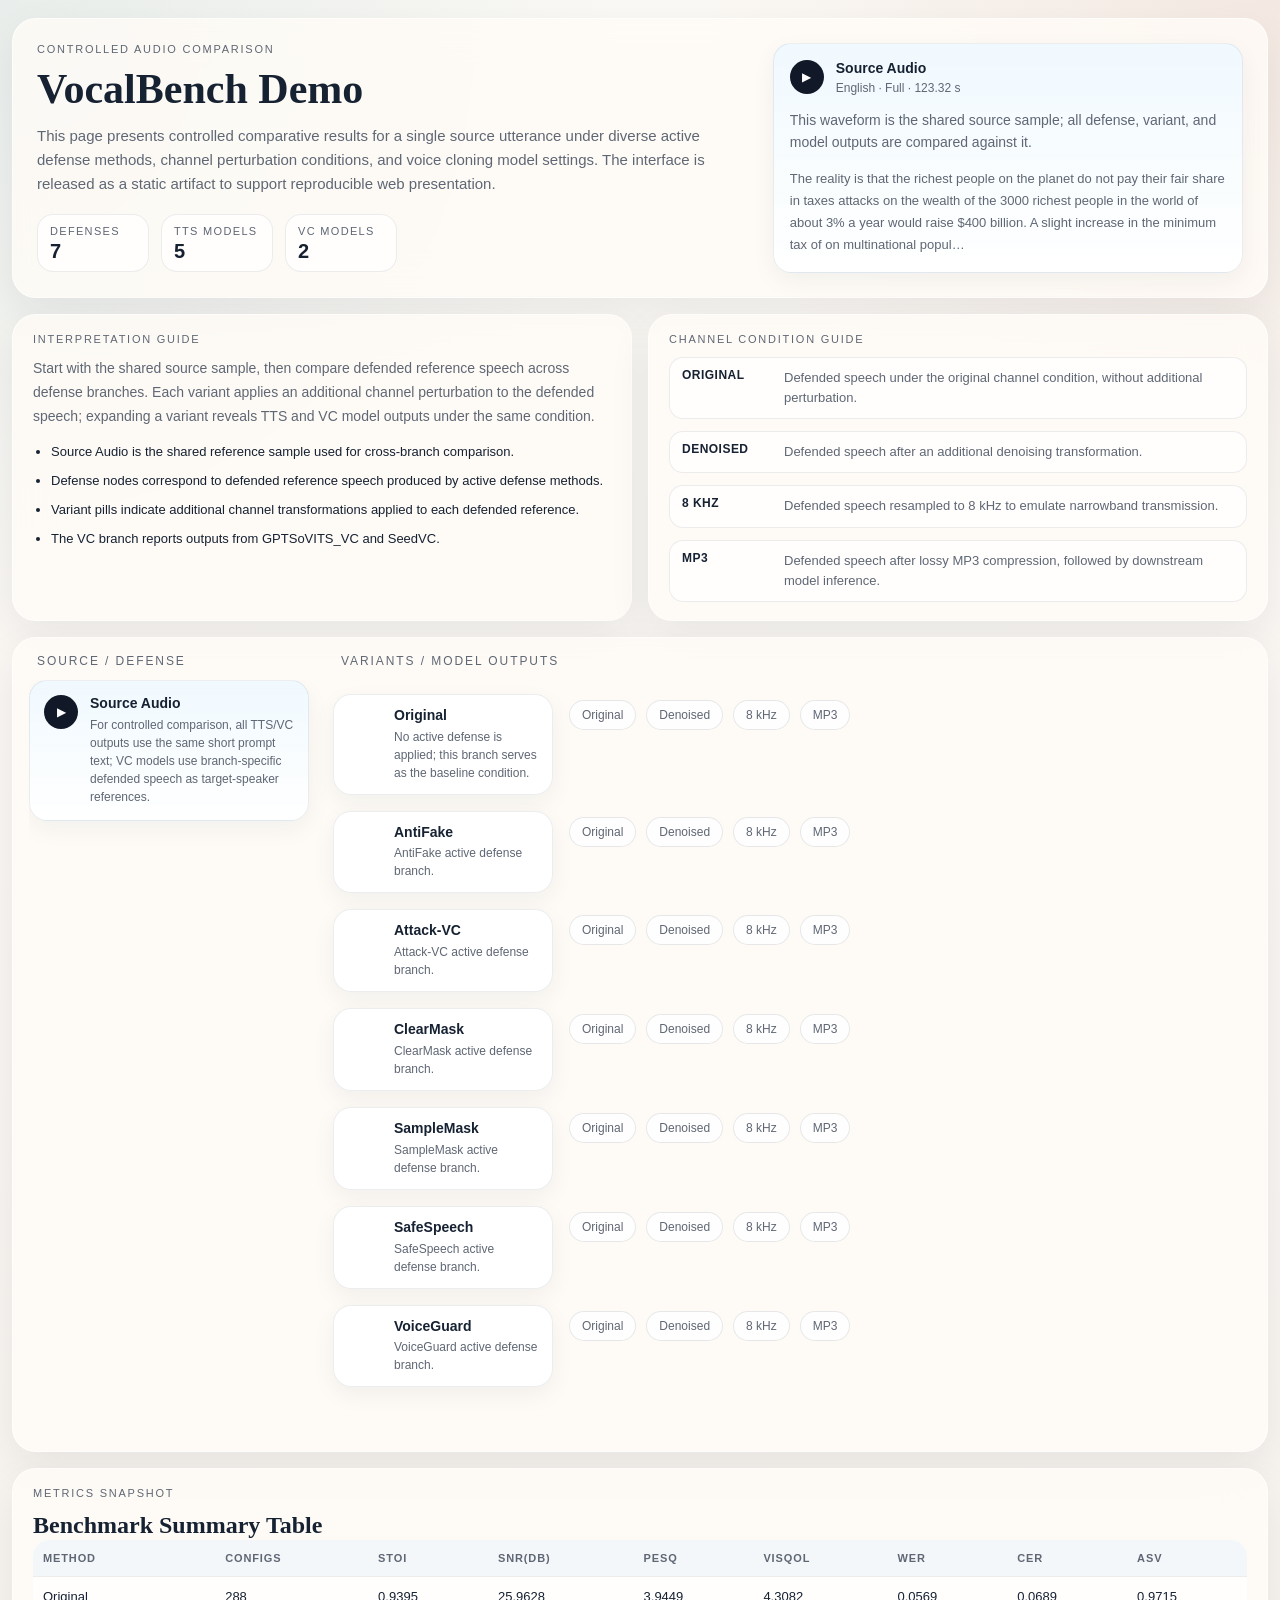
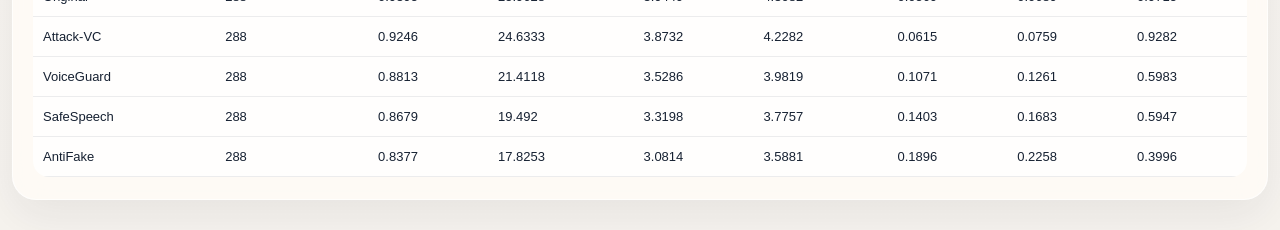
<file: index.html>
<!doctype html>
<html lang="en">
  <head>
    <meta charset="utf-8" />
    <meta name="viewport" content="width=device-width, initial-scale=1" />
    <title>VocalBench Demo</title>
    <link rel="stylesheet" href="./static/styles.css" />
  </head>
  <body data-pipeline-url="./demo_assets/pipeline.json" data-summary-url="./demo_assets/results_summary.json">
    <div id="app" class="page">
      <div class="loading-shell">Loading benchmark interface...</div>
    </div>
    <script type="module" src="./static/app.js"></script>
  </body>
</html>
</file>
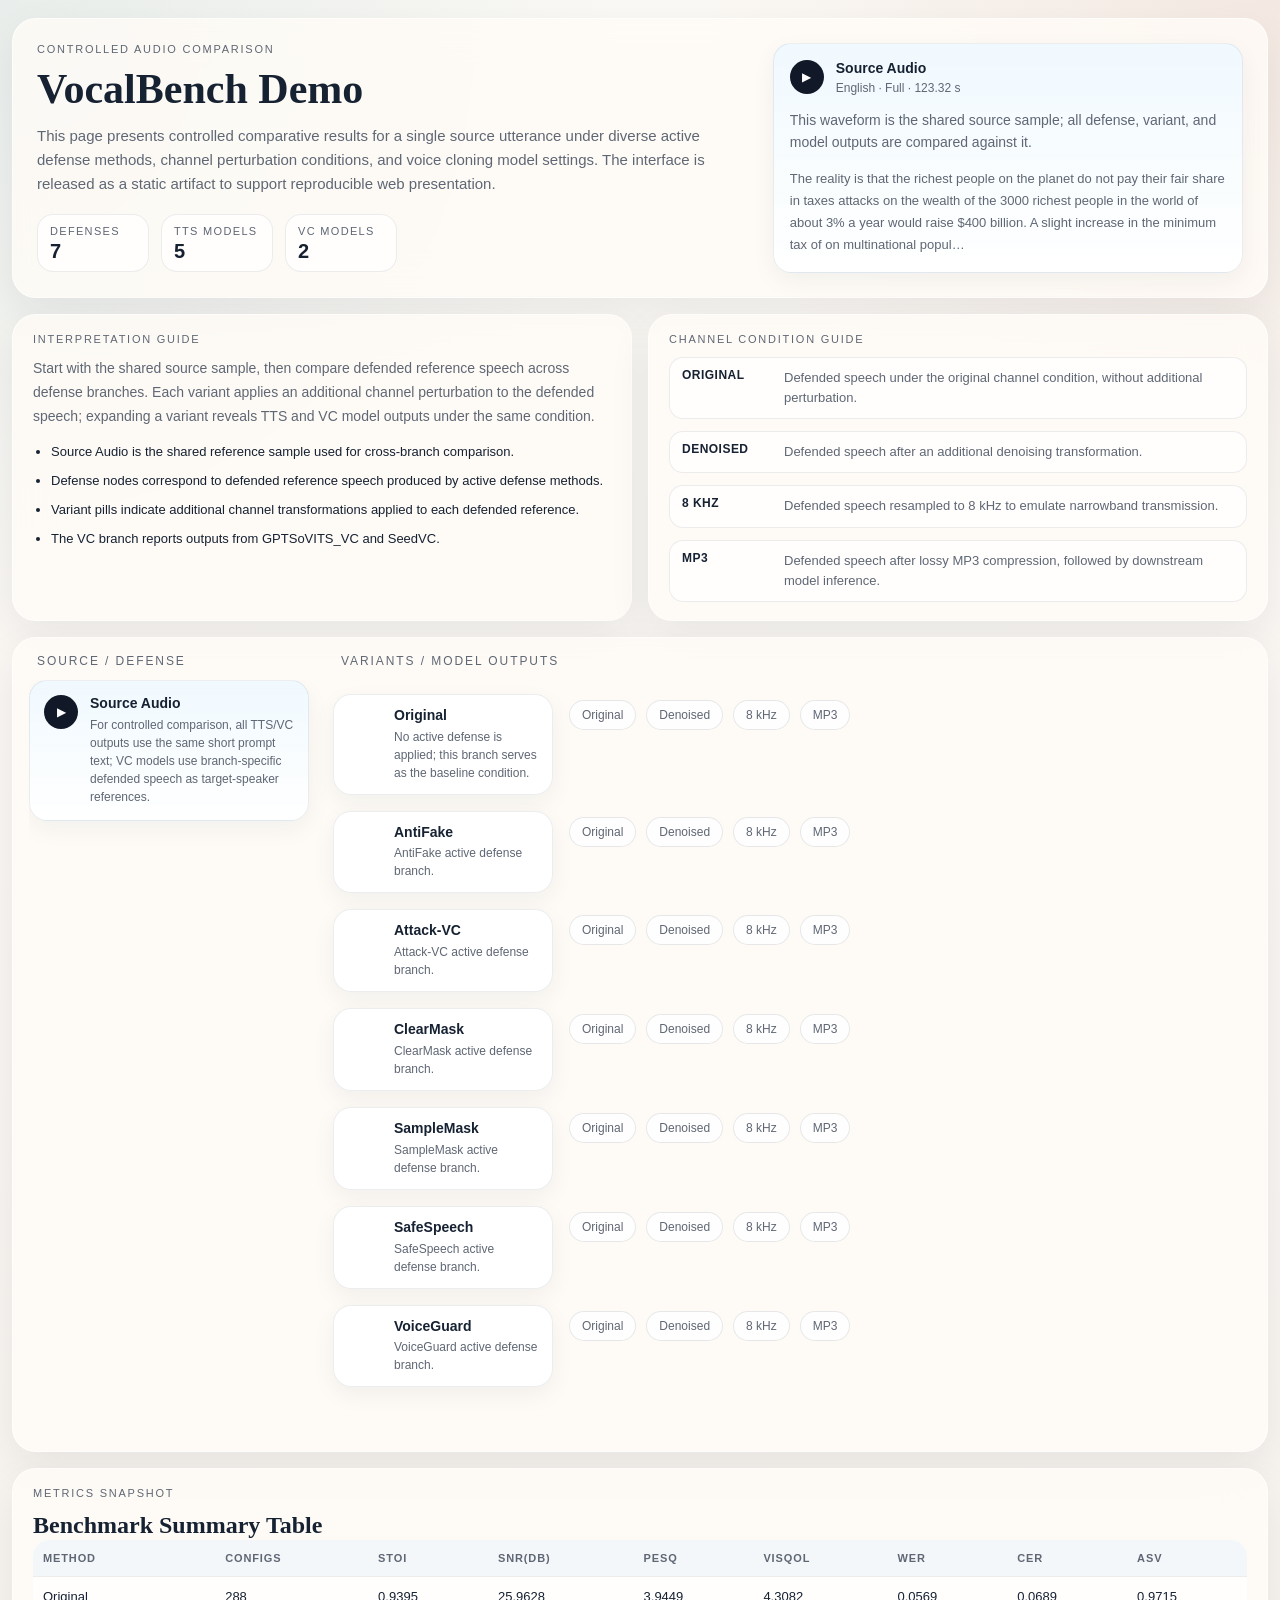
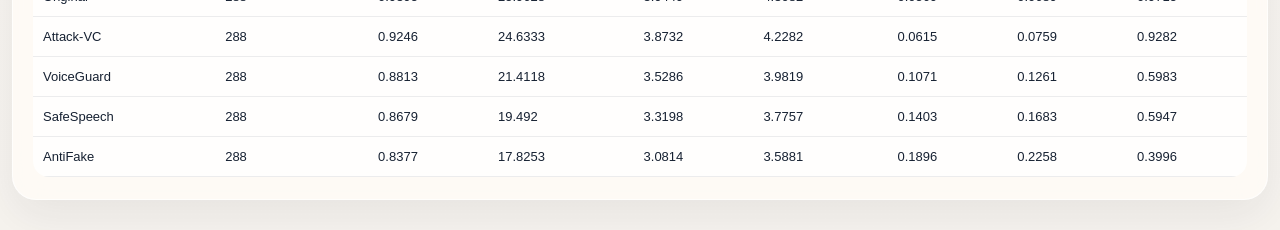
<file: static/index.html>
<!doctype html>
<html lang="en">
  <head>
    <meta charset="utf-8" />
    <meta name="viewport" content="width=device-width, initial-scale=1" />
    <title>VocalBench Demo</title>
    <base href="../" />
    <link rel="stylesheet" href="./static/styles.css" />
  </head>
  <body data-pipeline-url="./demo_assets/pipeline.json" data-summary-url="./demo_assets/results_summary.json">
    <div id="app" class="page">
      <div class="loading-shell">Loading benchmark interface...</div>
    </div>
    <script type="module" src="./static/app.js"></script>
  </body>
</html>
</file>
<file: static/styles.css>
:root {
  --bg: #f6f3ee;
  --card: rgba(255, 255, 255, 0.92);
  --card-strong: rgba(255, 255, 255, 0.98);
  --ink: #162132;
  --muted: #5f6774;
  --accent: #b75a38;
  --accent-2: #0f6c78;
  --line: rgba(22, 33, 50, 0.12);
  --shadow: 0 16px 44px rgba(22, 33, 50, 0.07);
}

* {
  box-sizing: border-box;
}

body {
  margin: 0;
  min-height: 100vh;
  color: var(--ink);
  font-family: "Avenir Next", "PingFang SC", "Noto Sans SC", sans-serif;
  background:
    radial-gradient(circle at top left, rgba(15, 108, 120, 0.08), transparent 28%),
    radial-gradient(circle at top right, rgba(183, 90, 56, 0.1), transparent 26%),
    linear-gradient(180deg, #fbf9f5 0%, var(--bg) 100%);
}

.page {
  width: min(1600px, calc(100vw - 24px));
  margin: 0 auto;
  padding: 18px 0 30px;
}

.hero,
.info-card,
.tree-panel {
  border: 1px solid rgba(255, 255, 255, 0.62);
  border-radius: 24px;
  background: rgba(255, 252, 247, 0.8);
  backdrop-filter: blur(18px);
  box-shadow: var(--shadow);
  overflow: visible;
}

.hero {
  display: grid;
  grid-template-columns: minmax(0, 1.45fr) minmax(280px, 0.95fr);
  gap: 18px;
  padding: 24px;
}

h1 {
  margin: 0;
  font-family: "Iowan Old Style", "Palatino Linotype", "Songti SC", serif;
  font-size: clamp(28px, 3.6vw, 42px);
  line-height: 1.08;
}

.loading-shell {
  padding: 60px 12px;
  color: var(--muted);
}

.eyebrow {
  margin-bottom: 12px;
  color: var(--muted);
  text-transform: uppercase;
  letter-spacing: 0.16em;
  font-size: 11px;
}

.hero-copy,
.info-copy,
.sample-note,
.sample-transcript,
.source-note,
.defense-note,
.popover-note,
.legend-desc,
.leaf-kind {
  color: var(--muted);
}

.hero-copy {
  margin: 12px 0 0;
  max-width: 720px;
  font-size: 15px;
  line-height: 1.6;
}

.stat-row {
  display: flex;
  flex-wrap: wrap;
  gap: 12px;
  margin-top: 18px;
}

.stat-chip {
  min-width: 112px;
  padding: 10px 12px;
  border-radius: 16px;
  border: 1px solid rgba(22, 33, 50, 0.08);
  background: rgba(255, 255, 255, 0.72);
}

.stat-chip span {
  display: block;
  font-size: 11px;
  color: var(--muted);
  text-transform: uppercase;
  letter-spacing: 0.12em;
}

.stat-chip strong {
  display: block;
  margin-top: 4px;
  font-size: 20px;
  line-height: 1;
}

.sample-card {
  border-radius: 18px;
  border: 1px solid rgba(22, 33, 50, 0.08);
  background: linear-gradient(180deg, rgba(240, 249, 255, 0.98), rgba(255, 255, 255, 0.96));
  box-shadow: 0 8px 24px rgba(22, 33, 50, 0.05);
  padding: 16px;
}

.sample-head,
.source-head,
.defense-head {
  display: flex;
  align-items: flex-start;
  gap: 12px;
}

.sample-title,
.source-title,
.defense-name {
  font-weight: 700;
  font-size: 14px;
  line-height: 1.2;
}

.sample-meta {
  margin-top: 4px;
  font-size: 12px;
  color: var(--muted);
}

.sample-note {
  margin: 14px 0 0;
  font-size: 14px;
  line-height: 1.6;
}

.sample-transcript {
  margin: 14px 0 0;
  font-size: 13px;
  line-height: 1.7;
}

.info-grid {
  display: grid;
  grid-template-columns: repeat(2, minmax(0, 1fr));
  gap: 16px;
  margin-top: 16px;
}

.info-card {
  padding: 18px 20px;
}

.info-copy {
  margin: 0;
  font-size: 14px;
  line-height: 1.7;
}

.point-list {
  margin: 14px 0 0;
  padding-left: 18px;
  display: grid;
  gap: 8px;
  font-size: 13px;
  line-height: 1.6;
}

.legend-list {
  display: grid;
  gap: 12px;
}

.legend-item {
  display: grid;
  grid-template-columns: 88px 1fr;
  gap: 14px;
  padding: 10px 12px;
  border-radius: 14px;
  background: rgba(255, 255, 255, 0.74);
  border: 1px solid rgba(22, 33, 50, 0.08);
}

.legend-term {
  font-size: 12px;
  font-weight: 700;
  letter-spacing: 0.04em;
  text-transform: uppercase;
}

.legend-desc {
  font-size: 13px;
  line-height: 1.55;
}

.tree-panel {
  margin-top: 16px;
  padding: 16px 16px 24px;
}

.summary-panel {
  margin-top: 16px;
  padding: 18px 20px 22px;
  border: 1px solid rgba(255, 255, 255, 0.62);
  border-radius: 24px;
  background: rgba(255, 252, 247, 0.82);
  backdrop-filter: blur(18px);
  box-shadow: var(--shadow);
}

.summary-head {
  display: flex;
  justify-content: space-between;
  gap: 16px;
  align-items: flex-start;
  flex-wrap: wrap;
}

.summary-title {
  margin: 0;
  font-family: "Iowan Old Style", "Palatino Linotype", "Songti SC", serif;
  font-size: 24px;
  line-height: 1.2;
}

.summary-meta {
  display: flex;
  gap: 12px;
  flex-wrap: wrap;
}

.summary-note {
  margin: 14px 0 16px;
  color: var(--muted);
  font-size: 14px;
  line-height: 1.6;
}

.summary-scroll {
  overflow-x: auto;
}

.summary-table {
  width: 100%;
  min-width: 980px;
  border-collapse: collapse;
  font-size: 13px;
  background: rgba(255, 255, 255, 0.72);
  border-radius: 16px;
  overflow: hidden;
}

.summary-table th,
.summary-table td {
  padding: 12px 10px;
  border-bottom: 1px solid rgba(22, 33, 50, 0.08);
  text-align: left;
}

.summary-table th {
  position: sticky;
  top: 0;
  background: rgba(244, 247, 250, 0.96);
  color: var(--muted);
  text-transform: uppercase;
  letter-spacing: 0.08em;
  font-size: 11px;
}

.summary-table tbody tr:hover {
  background: rgba(15, 108, 120, 0.06);
}

.stage-head {
  display: grid;
  grid-template-columns: 280px 1fr;
  gap: 24px;
  margin-bottom: 12px;
  padding: 0 8px;
  color: var(--muted);
  text-transform: uppercase;
  letter-spacing: 0.16em;
  font-size: 12px;
}

.pipeline-root {
  position: relative;
  overflow-x: auto;
  overflow-y: visible;
}

.pipeline-tree {
  position: relative;
  min-width: 1360px;
  min-height: auto;
}

.tree-svg {
  position: absolute;
  inset: 0;
  width: 100%;
  height: 100%;
  pointer-events: none;
}

.tree-path {
  fill: none;
  stroke: rgba(22, 33, 50, 0.2);
  stroke-linecap: round;
  transition: stroke 180ms ease, opacity 180ms ease;
}

.tree-path.trunk {
  stroke-width: 2.4;
  stroke: rgba(22, 33, 50, 0.34);
}

.tree-path.branch {
  stroke-width: 1.8;
}

.tree-path.is-active {
  stroke: rgba(15, 108, 120, 0.72);
  opacity: 1;
}

.tree-path.is-inactive {
  opacity: 0.14;
}

.pipeline-grid {
  position: relative;
  z-index: 1;
  display: grid;
  grid-template-columns: 280px 1fr;
  gap: 24px;
  min-height: auto;
}

.source-column {
  display: flex;
  align-items: flex-start;
  justify-content: flex-start;
  min-height: auto;
}

.source-card,
.defense-card,
.variant-popover {
  border-radius: 18px;
  border: 1px solid rgba(22, 33, 50, 0.08);
  background: var(--card-strong);
  box-shadow: 0 8px 24px rgba(22, 33, 50, 0.05);
}

.source-card {
  width: 100%;
  padding: 14px;
  background: linear-gradient(180deg, rgba(240, 249, 255, 0.98), rgba(255, 255, 255, 0.96));
}

.play-orb {
  width: 34px;
  height: 34px;
  border: none;
  border-radius: 999px;
  background: #111827;
  color: #fff;
  cursor: pointer;
  font-size: 12px;
  line-height: 1;
  flex: 0 0 auto;
  display: inline-flex;
  align-items: center;
  justify-content: center;
  transition: transform 160ms ease, background 160ms ease, opacity 160ms ease;
}

.play-orb:hover {
  transform: translateY(-1px);
}

.play-orb.playing {
  background: var(--accent);
}

.play-orb:disabled {
  background: #cbd5e1;
  cursor: not-allowed;
}

.branch-list {
  display: flex;
  flex-direction: column;
  gap: 16px;
  padding: 14px 0 40px;
}

.branch-row {
  display: grid;
  grid-template-columns: 220px 1fr;
  gap: 16px;
  align-items: start;
  min-height: 66px;
  transition: transform 180ms ease, opacity 180ms ease, filter 180ms ease, padding-bottom 180ms ease;
  transform-origin: left center;
}

.branch-row.is-active {
  transform: scale(1.02);
  z-index: 2;
  padding-bottom: 280px;
}

.branch-row.is-inactive {
  opacity: 0.32;
  filter: saturate(0.7);
}

.defense-card {
  padding: 12px 14px;
}

.defense-note,
.source-note {
  margin-top: 4px;
  font-size: 12px;
  line-height: 1.5;
}

.defense-card .play-orb {
  opacity: 0;
  pointer-events: none;
  transform: scale(0.82);
}

.branch-row.is-active .defense-card .play-orb {
  opacity: 1;
  pointer-events: auto;
  transform: scale(1);
}

.variant-rail {
  display: flex;
  align-items: center;
  gap: 10px;
  flex-wrap: wrap;
  position: relative;
  padding-top: 6px;
}

.variant-pill-wrap {
  position: relative;
}

.variant-pill {
  border: 1px solid rgba(22, 33, 50, 0.1);
  background: rgba(255, 255, 255, 0.82);
  color: var(--muted);
  padding: 7px 12px;
  border-radius: 999px;
  font: inherit;
  font-size: 12px;
  cursor: pointer;
  transition: transform 160ms ease, border-color 160ms ease, color 160ms ease, background 160ms ease, opacity 160ms ease;
}

.variant-pill-wrap.is-active .variant-pill {
  background: rgba(255, 255, 255, 0.98);
  color: var(--ink);
  border-color: rgba(183, 90, 56, 0.32);
}

.variant-popover {
  position: absolute;
  left: 0;
  top: calc(100% + 10px);
  width: 560px;
  padding: 14px;
  opacity: 0;
  pointer-events: none;
  transform: translateY(8px);
  transition: opacity 180ms ease, transform 180ms ease;
  z-index: 20;
}

.branch-row:last-child .variant-popover,
.branch-row:nth-last-child(2) .variant-popover {
  top: auto;
  bottom: calc(100% + 10px);
  transform: translateY(-8px);
}

.variant-pill-wrap.is-active .variant-popover {
  opacity: 1;
  pointer-events: auto;
  transform: translateY(0);
}

.popover-head {
  display: flex;
  align-items: center;
  justify-content: space-between;
  gap: 12px;
  padding-bottom: 12px;
  border-bottom: 1px solid rgba(22, 33, 50, 0.08);
}

.popover-title {
  font-size: 15px;
  font-weight: 700;
}

.popover-meta {
  margin-top: 4px;
  font-size: 12px;
  color: var(--muted);
}

.popover-note {
  margin: 12px 0 0;
  font-size: 13px;
  line-height: 1.6;
}

.popover-groups {
  display: grid;
  gap: 14px;
  margin-top: 14px;
}

.popover-group {
  display: grid;
  gap: 8px;
}

.group-label {
  font-size: 11px;
  color: var(--muted);
  text-transform: uppercase;
  letter-spacing: 0.12em;
}

.leaf-grid {
  display: grid;
  grid-template-columns: repeat(2, minmax(0, 1fr));
  gap: 8px;
}

.leaf-node {
  display: flex;
  align-items: center;
  gap: 10px;
  min-height: 54px;
  padding: 9px 10px;
  border-radius: 12px;
  background: rgba(255, 255, 255, 0.94);
  border: 1px solid rgba(22, 33, 50, 0.08);
}

.leaf-node.tts {
  background: rgba(15, 108, 120, 0.07);
}

.leaf-node.vc {
  background: rgba(183, 90, 56, 0.08);
}

.leaf-text {
  min-width: 0;
}

.leaf-model {
  font-size: 12px;
  font-weight: 700;
  line-height: 1.2;
}

.leaf-kind {
  margin-top: 4px;
  font-size: 11px;
  text-transform: uppercase;
  letter-spacing: 0.12em;
}

.leaf-node .play-orb {
  opacity: 0;
  pointer-events: none;
  transform: scale(0.82);
}

.variant-pill-wrap.is-active .leaf-node .play-orb,
.variant-pill-wrap.is-active .variant-popover > .popover-head .play-orb {
  opacity: 1;
  pointer-events: auto;
  transform: scale(1);
}

.loading,
.error {
  padding: 48px 12px;
  color: var(--muted);
}

@media (max-width: 900px) {
  .page {
    width: min(100vw - 18px, 100%);
    padding-top: 10px;
  }

  .hero,
  .info-card,
  .tree-panel {
    padding-left: 16px;
    padding-right: 16px;
  }

  .hero,
  .info-grid {
    grid-template-columns: 1fr;
  }

  .stage-head,
  .tree-svg {
    display: none;
  }

  .pipeline-tree,
  .pipeline-grid,
  .source-column {
    min-height: auto;
  }

  .pipeline-grid {
    grid-template-columns: 1fr;
  }

  .source-column {
    justify-content: flex-start;
  }

  .legend-item {
    grid-template-columns: 1fr;
    gap: 8px;
  }

  .branch-row {
    grid-template-columns: 1fr;
    padding-bottom: 0 !important;
    opacity: 1 !important;
    filter: none !important;
    transform: none !important;
  }

  .defense-card .play-orb,
  .leaf-node .play-orb,
  .variant-popover > .popover-head .play-orb {
    opacity: 1;
    pointer-events: auto;
    transform: scale(1);
  }

  .variant-popover {
    position: static;
    width: 100%;
    margin-top: 10px;
    opacity: 1;
    pointer-events: auto;
    transform: none;
  }

  .leaf-grid {
    grid-template-columns: 1fr;
  }
}
</file>
